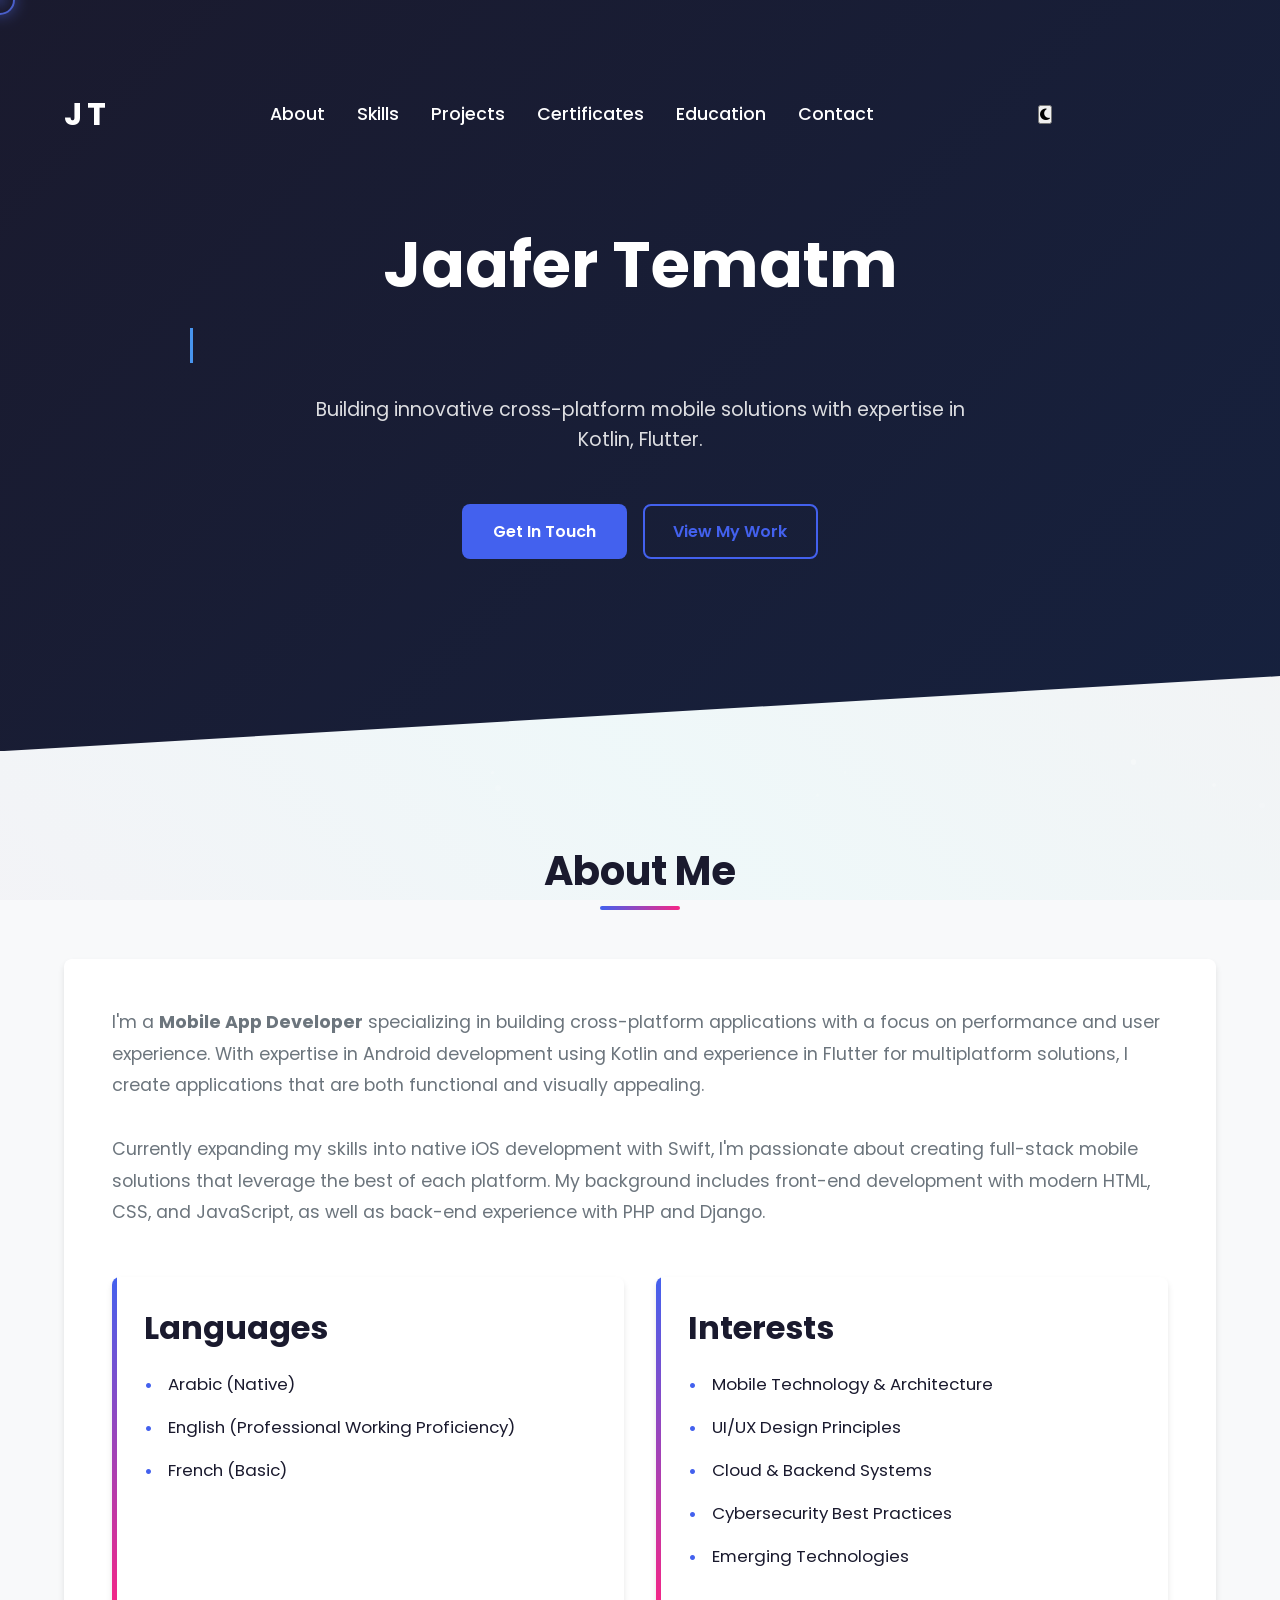
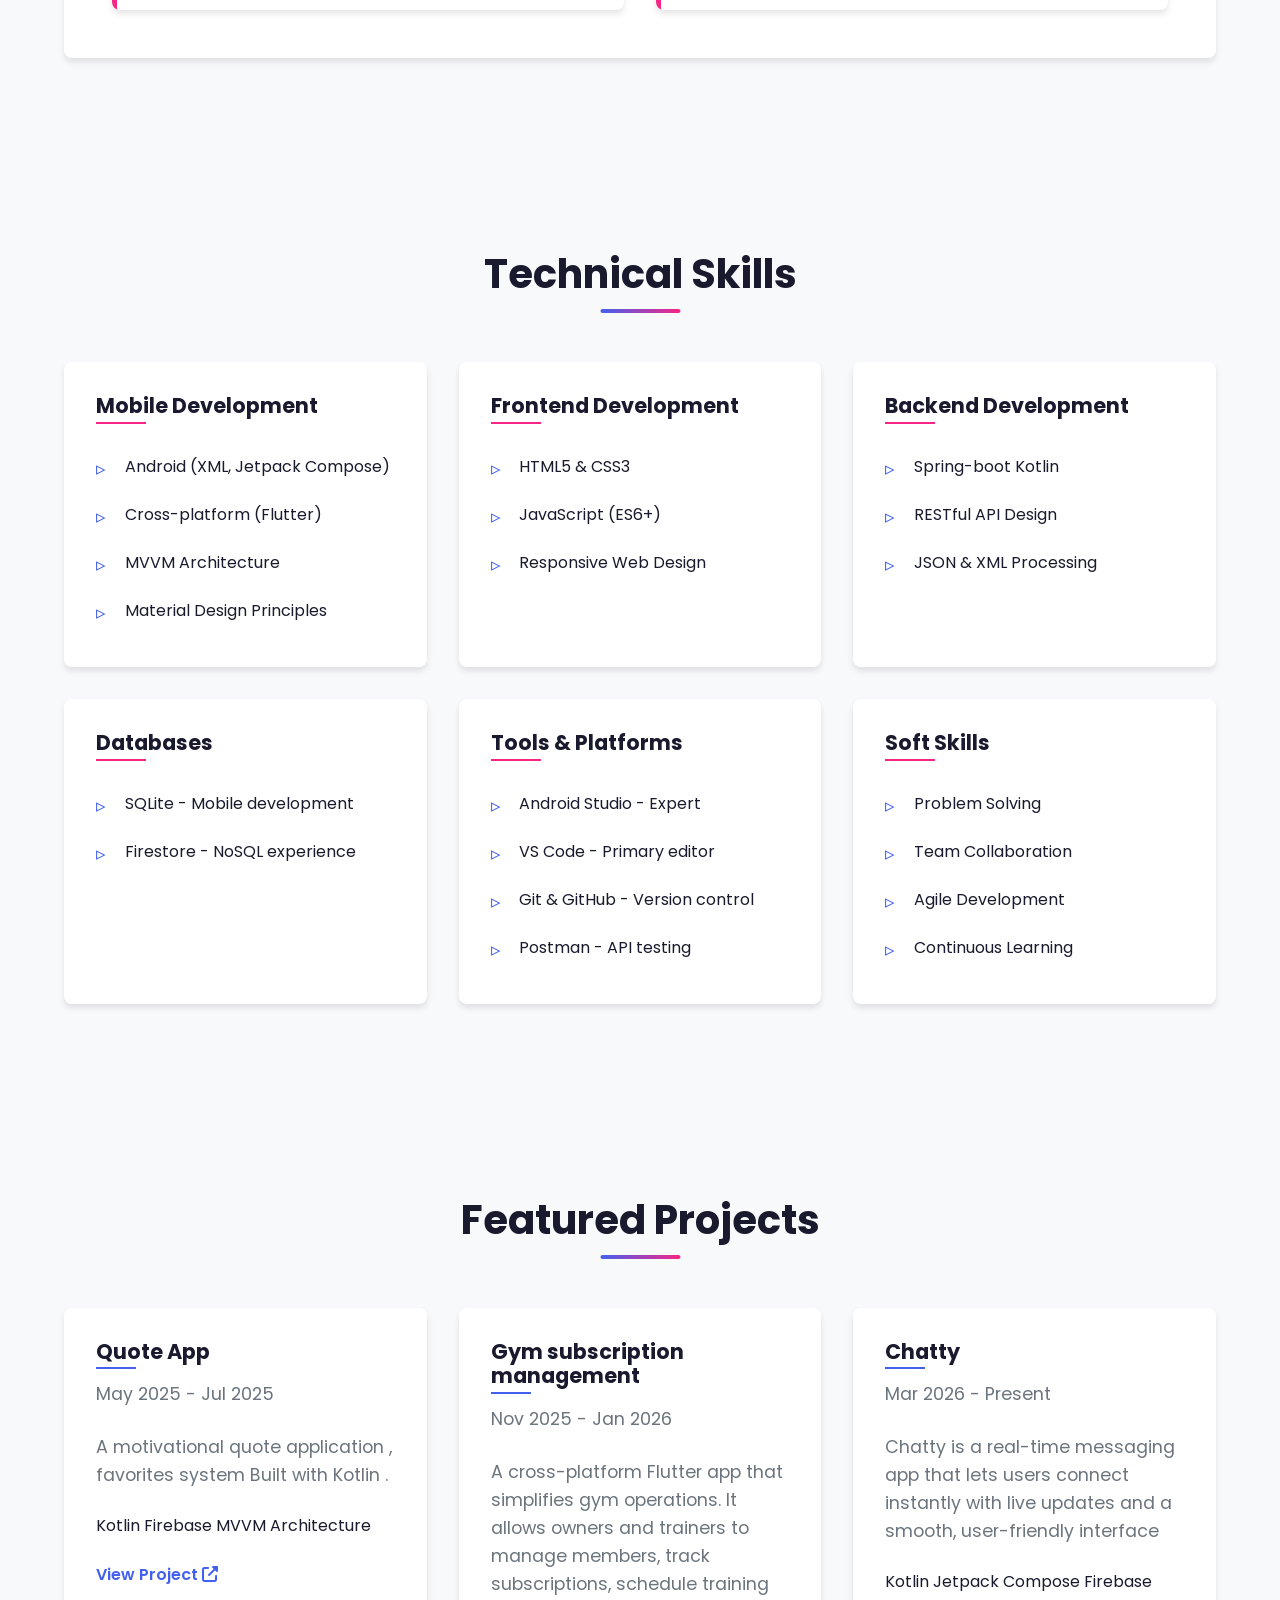
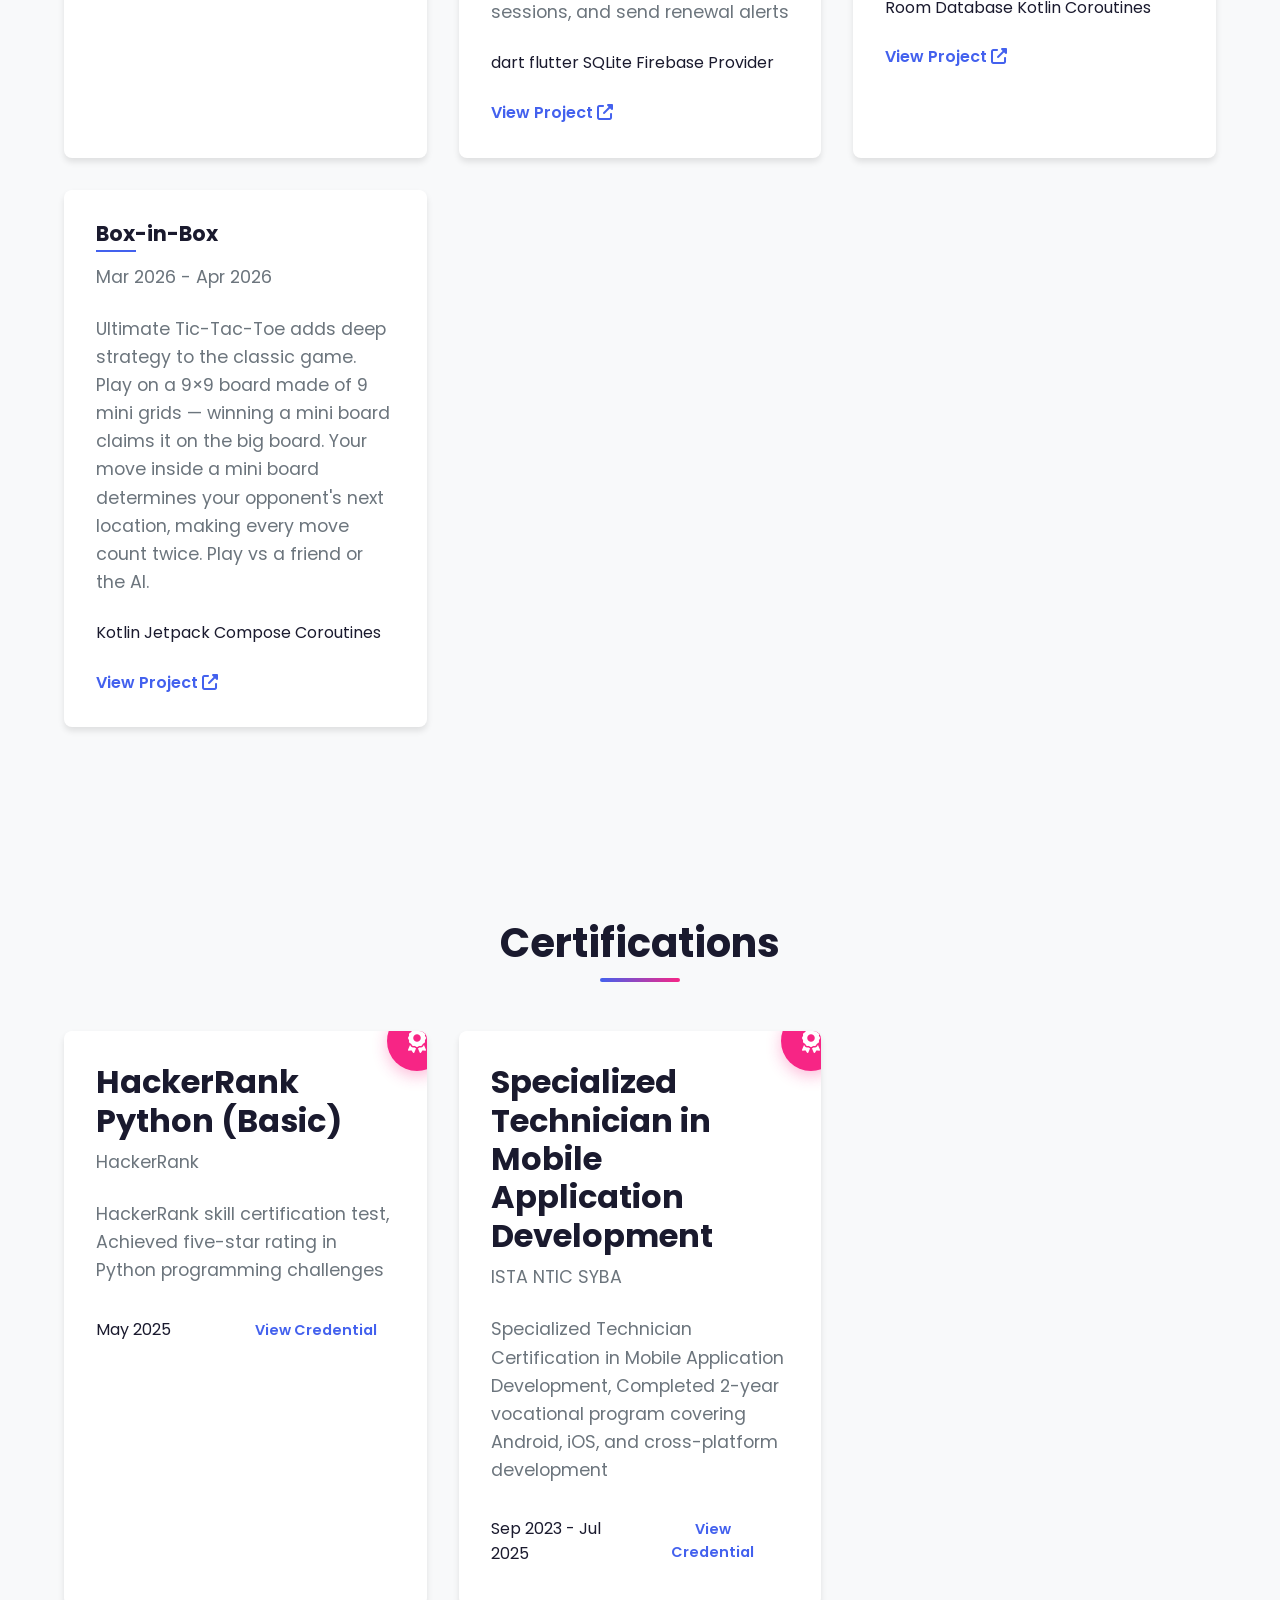
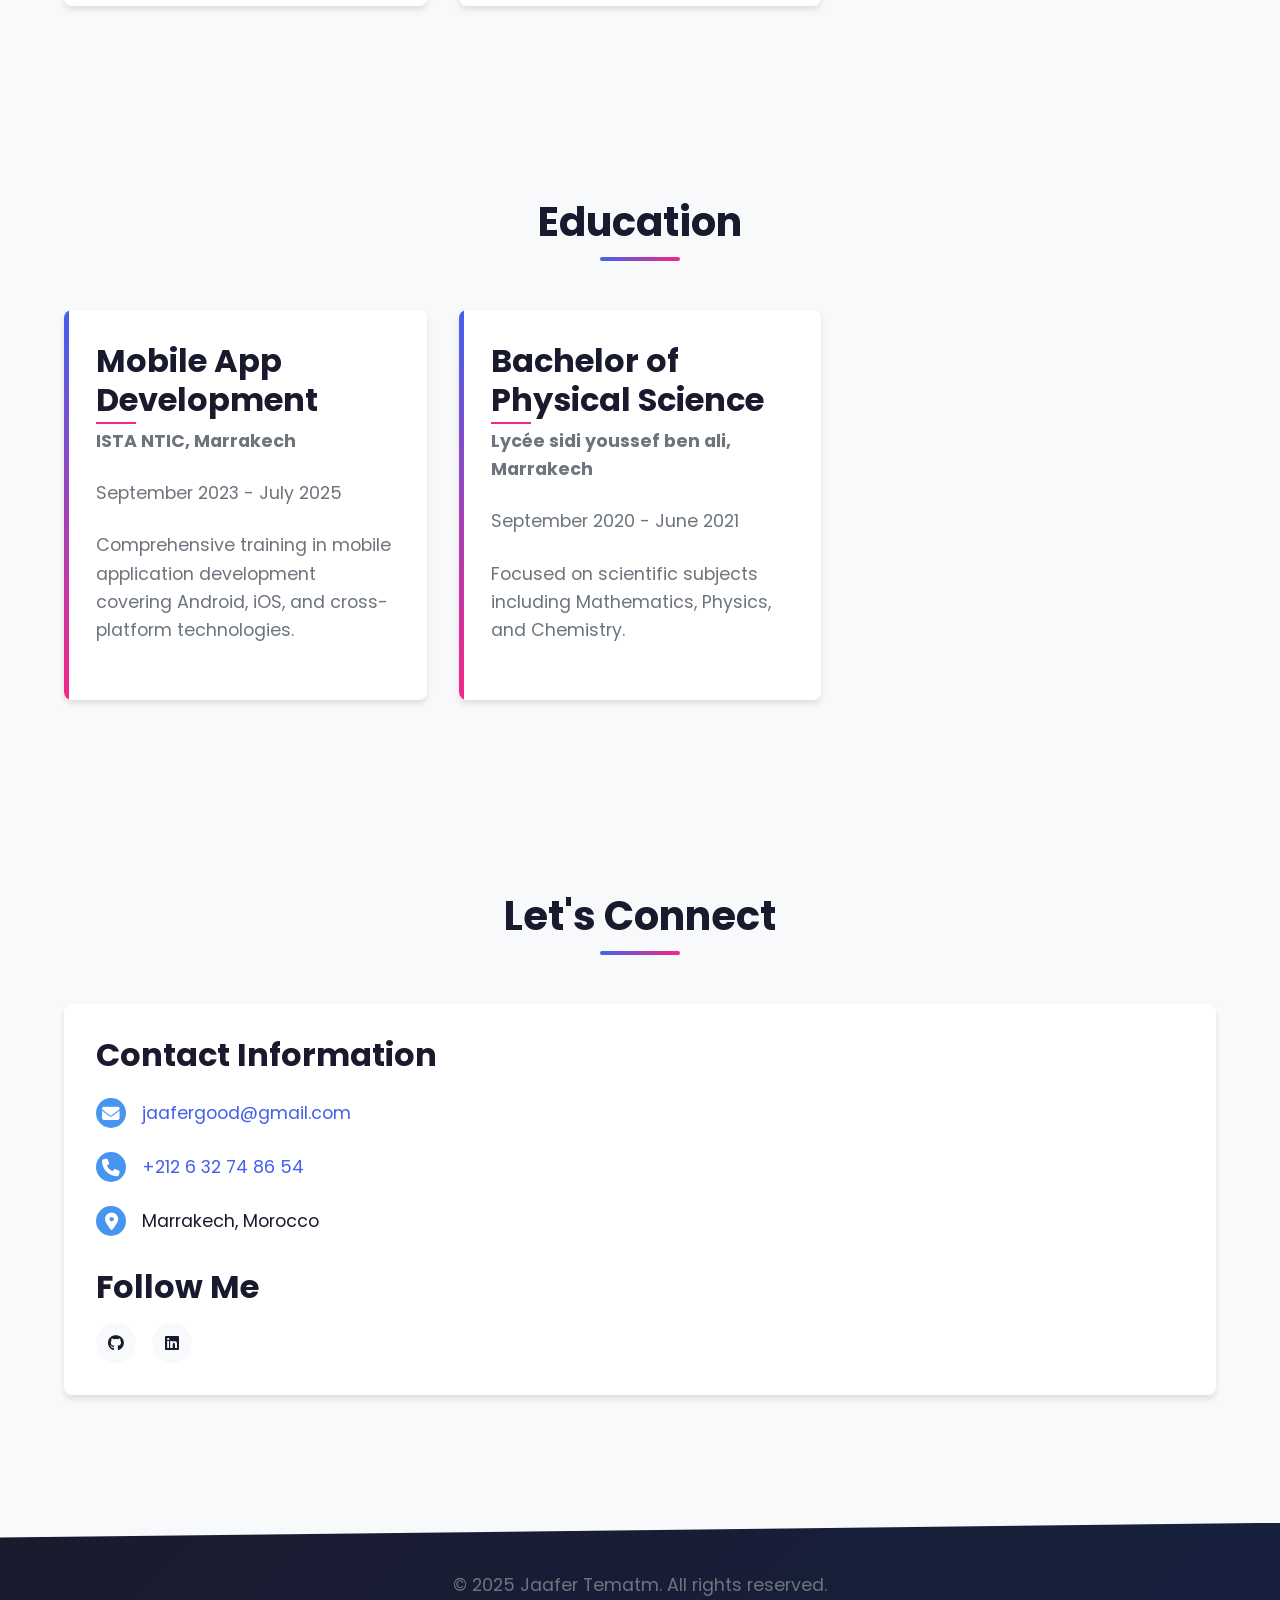
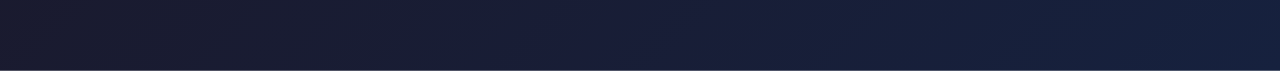
<file: Portfolio/index.html>
<!DOCTYPE html>
<html lang="en">

<head>
    <meta charset="UTF-8">
    <meta name="viewport" content="width=device-width, initial-scale=1.0">
    <title>Jaafer Tematm | Android & Multiplatform App Developer</title>
    <meta name="description" content="Professional portfolio of Jaafer Tematm, Android & Multiplatform App Developer">
    <link rel="stylesheet" href="https://cdnjs.cloudflare.com/ajax/libs/font-awesome/6.4.0/css/all.min.css">
    <link rel="stylesheet"
        href="https://fonts.googleapis.com/css2?family=Poppins:wght@300;400;500;600;700&display=swap">
    <link rel="stylesheet" href="style.css">
</head>

<body data-theme="default">
    <div class="cursor-shine"></div>
    <div class="animated-background"></div>
    <div class="particles-container"></div>

    <header>
        <div class="container">
            <nav>
                <div class="logo">
                    <span class="logo-letter">J</span>
                    <span class="logo-letter">T</span>
                </div>
                <div class="nav-links">
                    <a href="#about">About</a>
                    <a href="#skills">Skills</a>
                    <a href="#projects">Projects</a>
                    <a href="#certificates">Certificates</a>
                    <a href="#education">Education</a>
                    <a href="#contact">Contact</a>
                </div>
                <div class="theme-switcher">
                    <button id="themeToggle" class="btn-theme" aria-label="Toggle theme">
                        <i class="fas fa-moon"></i>
                    </button>
                </div>
                <div class="hamburger" aria-label="Menu">
                    <div class="line"></div>
                    <div class="line"></div>
                    <div class="line"></div>
                </div>
            </nav>

            <div class="hero">
                <h1 class="hero-title">
                    <span class="title-letter">J</span>
                    <span class="title-letter">a</span>
                    <span class="title-letter">a</span>
                    <span class="title-letter">f</span>
                    <span class="title-letter">e</span>
                    <span class="title-letter">r</span>
                    <span>&nbsp;</span>
                    <span class="title-letter">T</span>
                    <span class="title-letter">e</span>
                    <span class="title-letter">m</span>
                    <span class="title-letter">a</span>
                    <span class="title-letter">t</span>
                    <span class="title-letter">m</span>
                </h1>
                <h2 class="typing-animation">Android & Multiplatform App Developer</h2>
                <p class="hero-description">Building innovative cross-platform mobile solutions with expertise in
                    Kotlin, Flutter.</p>
                <div class="hero-buttons">
                    <a href="#contact" class="btn btn-primary pulse-animation">Get In Touch</a>
                    <a href="#projects" class="btn btn-outline">View My Work</a>
                </div>
            </div>
        </div>
    </header>

    <main>
        <section id="about" class="section">
            <div class="container">
                <h2 class="section-title">About Me</h2>
                <div class="about-content">
                    <p class="about-text">
                        I'm a <strong>Mobile App Developer</strong> specializing in building cross-platform applications
                        with a focus on performance and user experience. With expertise in Android development using
                        Kotlin and experience in Flutter for multiplatform solutions, I create applications that are
                        both functional and visually appealing.
                    </p>
                    <p class="about-text">
                        Currently expanding my skills into native iOS development with Swift, I'm passionate about
                        creating full-stack mobile solutions that leverage the best of each platform. My background
                        includes front-end development with modern HTML, CSS, and JavaScript, as well as back-end
                        experience with PHP and Django.
                    </p>

                    <div class="about-details">
                        <div class="detail-card">
                            <h3>Languages</h3>
                            <ul class="detail-list">
                                <li>Arabic (Native)</li>
                                <li>English (Professional Working Proficiency)</li>
                                <li>French (Basic)</li>
                            </ul>
                        </div>

                        <div class="detail-card">
                            <h3>Interests</h3>
                            <ul class="detail-list">
                                <li>Mobile Technology & Architecture</li>
                                <li>UI/UX Design Principles</li>
                                <li>Cloud & Backend Systems</li>
                                <li>Cybersecurity Best Practices</li>
                                <li>Emerging Technologies</li>
                            </ul>
                        </div>
                    </div>
                </div>
            </div>
        </section>

        <section id="skills" class="section">
            <div class="container">
                <h2 class="section-title">Technical Skills</h2>
                <div class="skills-container">
                    <!-- Skills populated by JavaScript -->
                </div>
            </div>
        </section>

        <section id="projects" class="section">
            <div class="container">
                <h2 class="section-title">Featured Projects</h2>
                <div class="projects-container">
                    <!-- Projects populated by JavaScript -->
                </div>
            </div>
        </section>
        
        <section id="certificates" class="section">
            <div class="container">
                <h2 class="section-title">Certifications</h2>
                <div class="certificates-container">
                    <!-- JS will populate this -->
                </div>
            </div>
        </section>


        <section id="education" class="section">
            <div class="container">
                <h2 class="section-title">Education</h2>
                <div class="education-container">
                    <!-- Education populated by JavaScript -->
                </div>
            </div>
        </section>

        <section id="contact" class="section">
            <div class="container">
                <h2 class="section-title">Let's Connect</h2>
                <div class="contact-container">
                    <div class="contact-info">
                        <h3>Contact Information</h3>
                        <div class="contact-item">
                            <i class="fas fa-envelope"></i>
                            <a href="mailto:jaafergood@gmail.com">jaafergood@gmail.com</a>
                        </div>
                        <div class="contact-item">
                            <i class="fas fa-phone"></i>
                            <a href="tel:+212632748654">+212 6 32 74 86 54</a>
                        </div>
                        <div class="contact-item">
                            <i class="fas fa-map-marker-alt"></i>
                            <span>Marrakech, Morocco</span>
                        </div>

                        <div class="social-links">
                            <h3>Follow Me</h3>
                            <div class="social-icons">
                                <a href="https://github.com/jaafer001/" target="_blank" rel="noopener noreferrer"
                                    aria-label="GitHub">
                                    <i class="fab fa-github"></i>
                                </a>
                                <a href="https://www.linkedin.com/in/jaafer-temtam-940a7829a/" target="_blank"
                                    rel="noopener noreferrer" aria-label="LinkedIn">
                                    <i class="fab fa-linkedin"></i>
                                </a>
                            </div>
                        </div>
                    </div>

                </div>
            </div>
        </section>
    </main>

    <footer>
        <div class="container">
            <div class="footer-content">
                <p>&copy; 2025 Jaafer Tematm. All rights reserved.</p>
            </div>
        </div>
    </footer>

    <script src="script.js"></script>
</body>

</html>
</file>
<file: Portfolio/style.css>
:root {
    --primary: #4361ee;
    --primary-light: #4895ef;
    --primary-dark: #3a0ca3;
    --secondary: #f72585;
    --dark: #1a1a2e;
    --dark-light: #16213e;
    --light: #f8f9fa;
    --light-dark: #e9ecef;
    --success: #4cc9f0;
    --warning: #f8961e;
    --danger: #ef233c;
    --gray: #6c757d;
    --gray-light: #adb5bd;
    
    --shadow-sm: 0 1px 3px rgba(0,0,0,0.12);
    --shadow-md: 0 4px 6px rgba(0,0,0,0.1);
    --shadow-lg: 0 10px 15px rgba(0,0,0,0.1);
    --shadow-xl: 0 20px 25px rgba(0,0,0,0.1);
    
    --transition: all 0.3s cubic-bezier(0.25, 0.8, 0.25, 1);
    --transition-fast: all 0.15s ease;
    --border-radius: 8px;
    --border-radius-sm: 4px;
}

/* Base Styles */
* {
    margin: 0;
    padding: 0;
    box-sizing: border-box;
}

html {
    scroll-behavior: smooth;
}

body {
    font-family: 'Poppins', -apple-system, BlinkMacSystemFont, 'Segoe UI', Roboto, Oxygen, Ubuntu, Cantarell, sans-serif;
    line-height: 1.6;
    color: var(--dark);
    background-color: var(--light);
    overflow-x: hidden;
    position: relative;
    -webkit-font-smoothing: antialiased;
    -moz-osx-font-smoothing: grayscale;
}

/* Typography */
h1, h2, h3, h4, h5, h6 {
    font-weight: 700;
    line-height: 1.2;
    margin-bottom: 1rem;
    color: var(--dark);
}

h1 { font-size: 3.5rem; }
h2 { font-size: 2.5rem; }
h3 { font-size: 2rem; }
h4 { font-size: 1.5rem; }

p {
    margin-bottom: 1.5rem;
    font-size: 1.1rem;
    color: var(--gray);
}

a {
    color: var(--primary);
    text-decoration: none;
    transition: var(--transition-fast);
}

a:hover {
    color: var(--primary-dark);
    text-decoration: underline;
}

/* Layout */
.container {
    width: 100%;
    max-width: 1200px;
    margin: 0 auto;
    padding: 0 1.5rem;
}

.section {
    padding: 6rem 0;
    position: relative;
}

.section-title {
    text-align: center;
    margin-bottom: 4rem;
    position: relative;
    display: inline-block;
    left: 50%;
    transform: translateX(-50%);
}

.section-title::after {
    content: '';
    position: absolute;
    width: 80px;
    height: 4px;
    background: linear-gradient(90deg, var(--primary), var(--secondary));
    bottom: -15px;
    left: 50%;
    transform: translateX(-50%);
    border-radius: 2px;
}

/* Buttons */
.btn {
    display: inline-block;
    padding: 0.8rem 1.8rem;
    border-radius: var(--border-radius);
    font-weight: 600;
    text-align: center;
    cursor: pointer;
    transition: var(--transition);
    border: 2px solid transparent;
}

.btn-primary {
    background-color: var(--primary);
    color: white;
}

.btn-primary:hover {
    background-color: var(--primary-dark);
    transform: translateY(-2px);
    box-shadow: var(--shadow-md);
}

.btn-outline {
    background-color: transparent;
    color: var(--primary);
    border-color: var(--primary);
}

.btn-outline:hover {
    background-color: var(--primary);
    color: white;
    transform: translateY(-2px);
    box-shadow: var(--shadow-md);
}

.btn-small {
    padding: 0.5rem 1rem;
    font-size: 0.9rem;
}

/* Header & Navigation */
header {
    background: linear-gradient(135deg, var(--dark) 0%, var(--dark-light) 100%);
    color: white;
    padding: 4rem 0 8rem;
    text-align: center;
    position: relative;
    overflow: hidden;
    clip-path: polygon(0 0, 100% 0, 100% 90%, 0 100%);
}

nav {
    display: flex;
    justify-content: space-between;
    align-items: center;
    padding: 1.5rem 0;
}

.logo {
    font-size: 2rem;
    font-weight: bold;
    color: white;
    display: flex;
    gap: 0.3rem;
}

.logo-letter {
    display: inline-block;
    transition: var(--transition);
}

.logo:hover .logo-letter:nth-child(1) {
    transform: rotate(-15deg) translateY(-5px);
    color: var(--primary-light);
}

.logo:hover .logo-letter:nth-child(2) {
    transform: rotate(15deg) translateY(5px);
    color: var(--secondary);
}

.nav-links {
    display: flex;
    gap: 2rem;
}

.nav-links a {
    color: white;
    text-decoration: none;
    font-weight: 500;
    position: relative;
    padding: 0.5rem 0;
    font-size: 1.1rem;
}

.nav-links a::after {
    content: '';
    position: absolute;
    width: 0;
    height: 3px;
    bottom: 0;
    left: 0;
    background-color: var(--primary-light);
    transition: width 0.3s ease;
    border-radius: 3px;
}

.nav-links a:hover::after {
    width: 100%;
}

/* Hero Section */
.hero {
    padding: 4rem 0;
    text-align: center;
    position: relative;
    max-width: 900px;
    margin: 0 auto;
}

.hero-title {
    font-size: 4rem;
    margin-bottom: 1.5rem;
    display: flex;
    justify-content: center;
    flex-wrap: wrap;
    color: white;
}

.title-letter {
    display: inline-block;
    transition: var(--transition);
    transform-origin: center bottom;
}

.hero:hover .title-letter {
    animation: bounce 0.5s ease;
}

@keyframes bounce {
    0%, 100% { transform: translateY(0); }
    50% { transform: translateY(-15px); }
}

.hero h2 {
    font-size: 1.8rem;
    margin-bottom: 2rem;
    color: rgba(255, 255, 255, 0.9);
    animation: fadeInDown 1s ease 0.3s both;
}

.hero-description {
    font-size: 1.2rem;
    max-width: 700px;
    margin: 0 auto 3rem;
    color: rgba(255, 255, 255, 0.85);
    animation: fadeInUp 1s ease 0.6s both;
}

.hero-buttons {
    display: flex;
    gap: 1rem;
    justify-content: center;
    animation: fadeIn 1s ease 0.9s both;
}

/* Animations */
@keyframes fadeInDown {
    from {
        opacity: 0;
        transform: translateY(-20px);
    }
    to {
        opacity: 1;
        transform: translateY(0);
    }
}

@keyframes fadeInUp {
    from {
        opacity: 0;
        transform: translateY(20px);
    }
    to {
        opacity: 1;
        transform: translateY(0);
    }
}

@keyframes fadeIn {
    from { opacity: 0; }
    to { opacity: 1; }
}

.typing-animation {
    overflow: hidden;
    white-space: nowrap;
    border-right: 3px solid var(--primary-light);
    width: 0;
    animation: typing 3.5s steps(40, end) 0.5s forwards, blink-caret 0.75s step-end infinite;
}

@keyframes typing {
    from { width: 0 }
    to { width: 100% }
}

@keyframes blink-caret {
    from, to { border-color: transparent }
    50% { border-color: var(--primary-light); }
}

.pulse-animation {
    animation: pulse 2s infinite;
}

@keyframes pulse {
    0% { transform: scale(1); }
    50% { transform: scale(1.05); }
    100% { transform: scale(1); }
}

/* About Section */
.about-content {
    background: white;
    padding: 3rem;
    border-radius: var(--border-radius);
    box-shadow: var(--shadow-md);
    transition: var(--transition);
    position: relative;
    overflow: hidden;
}

.about-content:hover {
    transform: translateY(-5px);
    box-shadow: var(--shadow-lg);
}

.about-text {
    margin-bottom: 2rem;
    font-size: 1.1rem;
    line-height: 1.8;
}

.about-details {
    display: grid;
    grid-template-columns: repeat(auto-fit, minmax(300px, 1fr));
    gap: 2rem;
    margin-top: 3rem;
}

.detail-card {
    background: white;
    padding: 2rem;
    border-radius: var(--border-radius);
    transition: var(--transition);
    box-shadow: var(--shadow-md);
    position: relative;
    overflow: hidden;
}

.detail-card::before {
    content: '';
    position: absolute;
    top: 0;
    left: 0;
    width: 5px;
    height: 100%;
    background: linear-gradient(to bottom, var(--primary), var(--secondary));
    transition: width 0.3s ease;
}

.detail-card:hover::before {
    width: 10px;
}

.detail-card:hover {
    transform: translateY(-5px);
    box-shadow: var(--shadow-lg);
}

.detail-list {
    list-style-type: none;
}

.detail-list li {
    padding: 0.5rem 0;
    position: relative;
    padding-left: 1.5rem;
    font-size: 1.05rem;
}

.detail-list li::before {
    content: '•';
    position: absolute;
    left: 0;
    color: var(--primary);
    font-size: 1.2rem;
}

/* Skills Section */
.skills-container {
    display: grid;
    grid-template-columns: repeat(auto-fill, minmax(300px, 1fr));
    gap: 2rem;
}

.skill-card {
    background: white;
    padding: 2rem;
    border-radius: var(--border-radius);
    box-shadow: var(--shadow-md);
    transition: var(--transition);
    position: relative;
    overflow: hidden;
}

.skill-card::before {
    content: '';
    position: absolute;
    top: 0;
    left: 0;
    width: 100%;
    height: 5px;
    background: linear-gradient(90deg, var(--primary), var(--secondary));
    transform: scaleX(0);
    transform-origin: left;
    transition: transform 0.5s ease;
}

.skill-card:hover::before {
    transform: scaleX(1);
}

.skill-card:hover {
    transform: translateY(-5px);
    box-shadow: var(--shadow-lg);
}

.skill-card h3 {
    color: var(--dark);
    margin-bottom: 1.5rem;
    font-size: 1.3rem;
    position: relative;
    display: inline-block;
}

.skill-card h3::after {
    content: '';
    position: absolute;
    bottom: -5px;
    left: 0;
    width: 50px;
    height: 2px;
    background: var(--secondary);
}

.skill-card ul {
    list-style-type: none;
}

.skill-card li {
    padding: 0.7rem 0;
    position: relative;
    padding-left: 1.8rem;
    transition: var(--transition-fast);
}

.skill-card li:hover {
    transform: translateX(5px);
}

.skill-card li::before {
    content: '▹';
    position: absolute;
    left: 0;
    color: var(--primary);
    font-size: 1.2rem;
}

/* Projects Section */
.projects-container {
    display: grid;
    grid-template-columns: repeat(auto-fill, minmax(350px, 1fr));
    gap: 2rem;
}

.project-card {
    background: white;
    border-radius: var(--border-radius);
    overflow: hidden;
    box-shadow: var(--shadow-md);
    transition: var(--transition);
    position: relative;
}

.project-card:hover {
    transform: translateY(-5px);
    box-shadow: var(--shadow-lg);
}

.project-info {
    padding: 2rem;
}

.project-info h3 {
    margin-top: 0;
    color: var(--dark);
    font-size: 1.3rem;
    margin-bottom: 1rem;
    position: relative;
    display: inline-block;
}

.project-info h3::after {
    content: '';
    position: absolute;
    bottom: -5px;
    left: 0;
    width: 40px;
    height: 2px;
    background: var(--primary);
}

.project-link {
    display: inline-block;
    margin-top: 1.5rem;
    color: var(--primary);
    text-decoration: none;
    font-weight: 600;
    transition: var(--transition-fast);
    position: relative;
}

.project-link::after {
    content: '';
    position: absolute;
    bottom: -2px;
    left: 0;
    width: 0;
    height: 2px;
    background: var(--secondary);
    transition: width 0.3s ease;
}

.project-link:hover::after {
    width: 100%;
}

.project-link:hover {
    color: var(--secondary);
}

/* Certificates Section */
.certificates-container {
    display: grid;
    grid-template-columns: repeat(auto-fill, minmax(300px, 1fr));
    gap: 2rem;
}

.certificate-card {
    background: white;
    border-radius: var(--border-radius);
    padding: 2rem;
    box-shadow: var(--shadow-md);
    transition: var(--transition);
    position: relative;
    overflow: hidden;
}

.certificate-card:hover {
    transform: translateY(-5px);
    box-shadow: var(--shadow-lg);
}

.certificate-content h3 {
    color: var(--dark);
    margin-bottom: 0.5rem;
}

.certificate-meta {
    display: flex;
    justify-content: space-between;
    align-items: center;
    margin-top: 1rem;
}

.certificate-badge {
    position: absolute;
    top: -20px;
    right: -20px;
    width: 60px;
    height: 60px;
    background: var(--secondary);
    border-radius: 50%;
    display: flex;
    align-items: center;
    justify-content: center;
    color: white;
    font-size: 1.5rem;
    box-shadow: 0 5px 15px rgba(248, 37, 133, 0.3);
}

/* Education & Organizations */
.education-container,
.organizations-container {
    display: grid;
    grid-template-columns: repeat(auto-fill, minmax(300px, 1fr));
    gap: 2rem;
}

.education-item,
.org-item {
    background: white;
    padding: 2rem;
    border-radius: var(--border-radius);
    box-shadow: var(--shadow-md);
    transition: var(--transition);
    position: relative;
    overflow: hidden;
}

.education-item::before,
.org-item::before {
    content: '';
    position: absolute;
    top: 0;
    left: 0;
    width: 5px;
    height: 100%;
    background: linear-gradient(to bottom, var(--primary), var(--secondary));
    transition: width 0.3s ease;
}

.education-item:hover::before,
.org-item:hover::before {
    width: 10px;
}

.education-item:hover,
.org-item:hover {
    transform: translateY(-5px);
    box-shadow: var(--shadow-lg);
}

.education-item h3,
.org-item h3 {
    color: var(--dark);
    margin-bottom: 0.5rem;
    position: relative;
}

.education-item h3::after,
.org-item h3::after {
    content: '';
    position: absolute;
    bottom: -5px;
    left: 0;
    width: 40px;
    height: 2px;
    background: var(--secondary);
}

/* Contact Section */
.contact-container {
    display: grid;
    grid-template-columns: repeat(auto-fit, minmax(300px, 1fr));
    gap: 3rem;
}

.contact-info {
    background: white;
    padding: 2rem;
    border-radius: var(--border-radius);
    box-shadow: var(--shadow-md);
}

.contact-info h3 {
    margin-bottom: 1.5rem;
    color: var(--dark);
}

.contact-item {
    margin-bottom: 1.5rem;
    display: flex;
    align-items: center;
    gap: 1rem;
    font-size: 1.1rem;
}

.contact-item i {
    width: 30px;
    height: 30px;
    background: var(--primary-light);
    color: white;
    border-radius: 50%;
    display: flex;
    align-items: center;
    justify-content: center;
}

.social-links h3 {
    margin: 2rem 0 1rem;
}

.social-icons {
    display: flex;
    gap: 1rem;
}

.social-icons a {
    width: 40px;
    height: 40px;
    border-radius: 50%;
    background: var(--light);
    color: var(--dark);
    display: flex;
    align-items: center;
    justify-content: center;
    transition: var(--transition);
}

.social-icons a:hover {
    background: var(--primary);
    color: white;
    transform: translateY(-3px);
}

.contact-form {
    background: white;
    padding: 2rem;
    border-radius: var(--border-radius);
    box-shadow: var(--shadow-md);
    display: flex;
    flex-direction: column;
    gap: 1.5rem;
}

.form-group {
    display: flex;
    flex-direction: column;
    gap: 0.5rem;
}

.contact-form input,
.contact-form textarea {
    padding: 1rem;
    border: 1px solid var(--light-dark);
    border-radius: var(--border-radius-sm);
    font-size: 1rem;
    transition: var(--transition-fast);
}

.contact-form input:focus,
.contact-form textarea:focus {
    outline: none;
    border-color: var(--primary);
    box-shadow: 0 0 0 3px rgba(67, 97, 238, 0.2);
}

.contact-form textarea {
    min-height: 150px;
    resize: vertical;
}

/* Footer */
footer {
    background: linear-gradient(135deg, var(--dark) 0%, var(--dark-light) 100%);
    color: white;
    text-align: center;
    padding: 3rem 0;
    margin-top: 2rem;
    clip-path: polygon(0 10%, 100% 0, 100% 100%, 0 100%);
}

.footer-content {
    display: flex;
    flex-direction: column;
    gap: 1rem;
}

.footer-links {
    display: flex;
    justify-content: center;
    gap: 1.5rem;
}

.footer-links a {
    color: rgba(255, 255, 255, 0.7);
}

.footer-links a:hover {
    color: white;
}

/* Cursor */
.cursor-shine {
    position: fixed;
    width: 30px;
    height: 30px;
    border: 2px solid rgba(67, 97, 238, 0.8);
    border-radius: 50%;
    pointer-events: none;
    z-index: 9999;
    transform: translate(-50%, -50%);
    transition: transform 0.1s ease, width 0.3s ease, height 0.3s ease;
    box-shadow: 0 0 15px rgba(67, 97, 238, 0.5);
    background: radial-gradient(circle, rgba(67, 97, 238, 0.2) 0%, rgba(67, 97, 238, 0) 70%);
    mix-blend-mode: screen;
}

.cursor-shine.active {
    width: 50px;
    height: 50px;
    border-width: 1px;
    background: radial-gradient(circle, rgba(67, 97, 238, 0.3) 0%, rgba(67, 97, 238, 0) 70%);
}

/* Animated Background */
.animated-background {
    position: fixed;
    top: 0;
    left: 0;
    width: 100%;
    height: 100%;
    background: linear-gradient(45deg, 
        rgba(67, 97, 238, 0.05) 0%, 
        rgba(248, 37, 133, 0.05) 20%, 
        rgba(73, 232, 236, 0.05) 40%, 
        rgba(239, 35, 60, 0.05) 60%, 
        rgba(76, 201, 240, 0.05) 80%, 
        rgba(67, 97, 238, 0.05) 100%);
    background-size: 400% 400%;
    animation: gradientBG 15s ease infinite;
    z-index: -2;
}

@keyframes gradientBG {
    0% { background-position: 0% 50%; }
    50% { background-position: 100% 50%; }
    100% { background-position: 0% 50%; }
}

/* Particles */
.particles-container {
    position: fixed;
    top: 0;
    left: 0;
    width: 100%;
    height: 100%;
    z-index: -1;
    pointer-events: none;
}

.particle {
    position: absolute;
    background: rgba(255, 255, 255, 0.5);
    border-radius: 50%;
    pointer-events: none;
}

/* Theme Variables */
body[data-theme="default"] {
    --primary: #4361ee;
    --primary-light: #4895ef;
    --primary-dark: #3a0ca3;
    --secondary: #f72585;
    --dark: #1a1a2e;
    --dark-light: #16213e;
    --light: #f8f9fa;
    --light-dark: #e9ecef;
}

body[data-theme="dark"] {
    --primary: #4361ee;
    --primary-light: #4895ef;
    --primary-dark: #3a0ca3;
    --secondary: #f72585;
    --dark: #121212;
    --dark-light: #1e1e1e;
    --light: #1e1e1e;
    --light-dark: #121212;
    color: #f5f5f5;
}

body[data-theme="dark"] .about-content,
body[data-theme="dark"] .detail-card,
body[data-theme="dark"] .skill-card,
body[data-theme="dark"] .project-card,
body[data-theme="dark"] .certificate-card,
body[data-theme="dark"] .education-item,
body[data-theme="dark"] .org-item,
body[data-theme="dark"] .contact-info,
body[data-theme="dark"] .contact-form {
    background: #2d2d2d;
    color: #f5f5f5;
}

body[data-theme="dark"] .contact-form input,
body[data-theme="dark"] .contact-form textarea {
    background: #3d3d3d;
    color: #f5f5f5;
    border-color: #444;
}

body[data-theme="light"] {
    --primary: #4361ee;
    --primary-light: #4895ef;
    --primary-dark: #3a0ca3;
    --secondary: #f72585;
    --dark: #f5f5f5;
    --dark-light: #ffffff;
    --light: #ffffff;
    --light-dark: #f5f5f5;
}

/* Responsive Design */
@media (max-width: 992px) {
    .hero-title {
        font-size: 3rem;
    }
    
    .hero h2 {
        font-size: 1.5rem;
    }
}

@media (max-width: 768px) {
    .nav-links {
        position: fixed;
        top: 80px;
        left: -100%;
        width: 100%;
        height: calc(100vh - 80px);
        background: rgba(26, 26, 46, 0.98);
        flex-direction: column;
        align-items: center;
        justify-content: center;
        gap: 2rem;
        transition: all 0.5s ease;
        z-index: 999;
    }

    .nav-links.active {
        left: 0;
    }

    .hamburger {
        display: flex;
        flex-direction: column;
        justify-content: space-between;
        width: 30px;
        height: 21px;
        cursor: pointer;
        z-index: 1000;
    }

    .hamburger .line {
        width: 100%;
        height: 3px;
        background: white;
        transition: all 0.3s ease;
    }

    .hamburger.active .line:nth-child(1) {
        transform: rotate(45deg) translate(5px, 5px);
    }

    .hamburger.active .line:nth-child(2) {
        opacity: 0;
    }

    .hamburger.active .line:nth-child(3) {
        transform: rotate(-45deg) translate(5px, -5px);
    }

    .hero-buttons {
        flex-direction: column;
        align-items: center;
    }
}

@media (max-width: 480px) {
    .hero-title {
        font-size: 2.5rem;
    }
    
    .hero h2 {
        font-size: 1.3rem;
    }
    
    .section {
        padding: 4rem 0;
    }
    
    .section-title {
        font-size: 2rem;
    }
}
</file>
